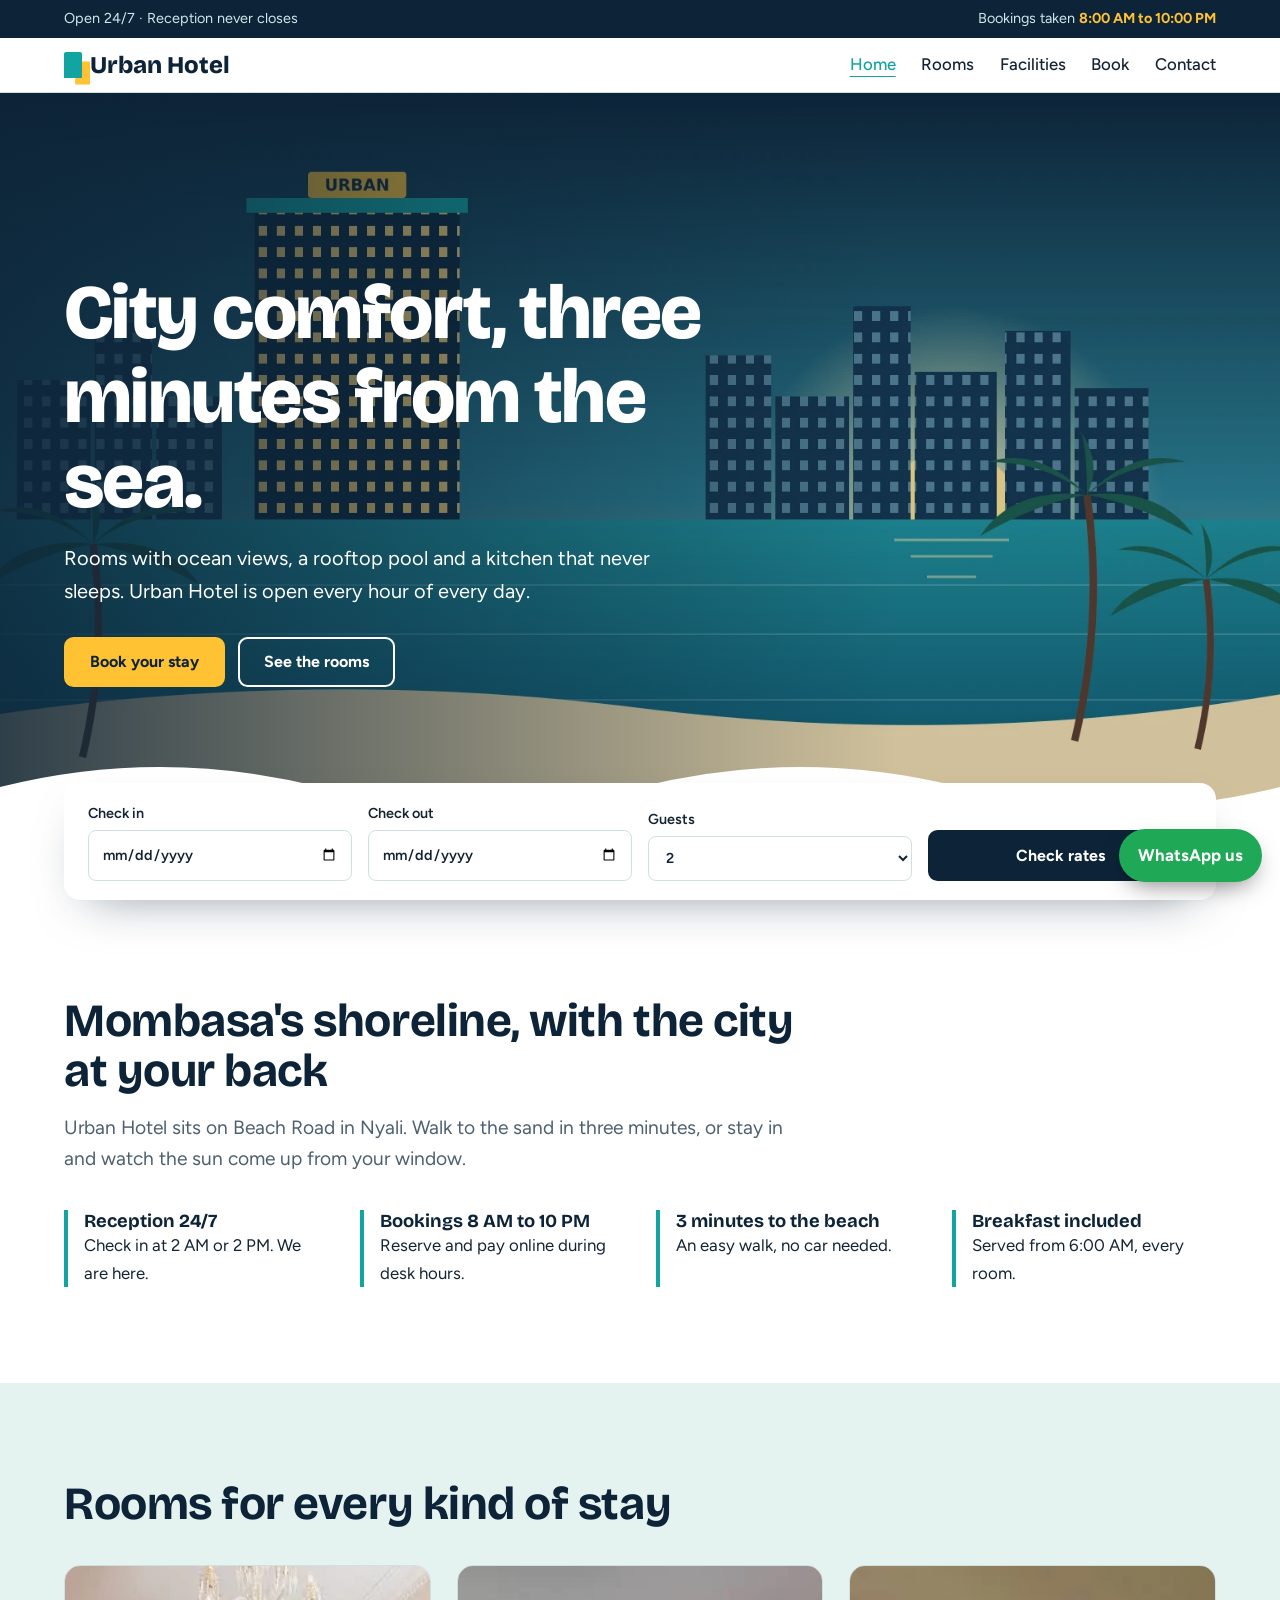
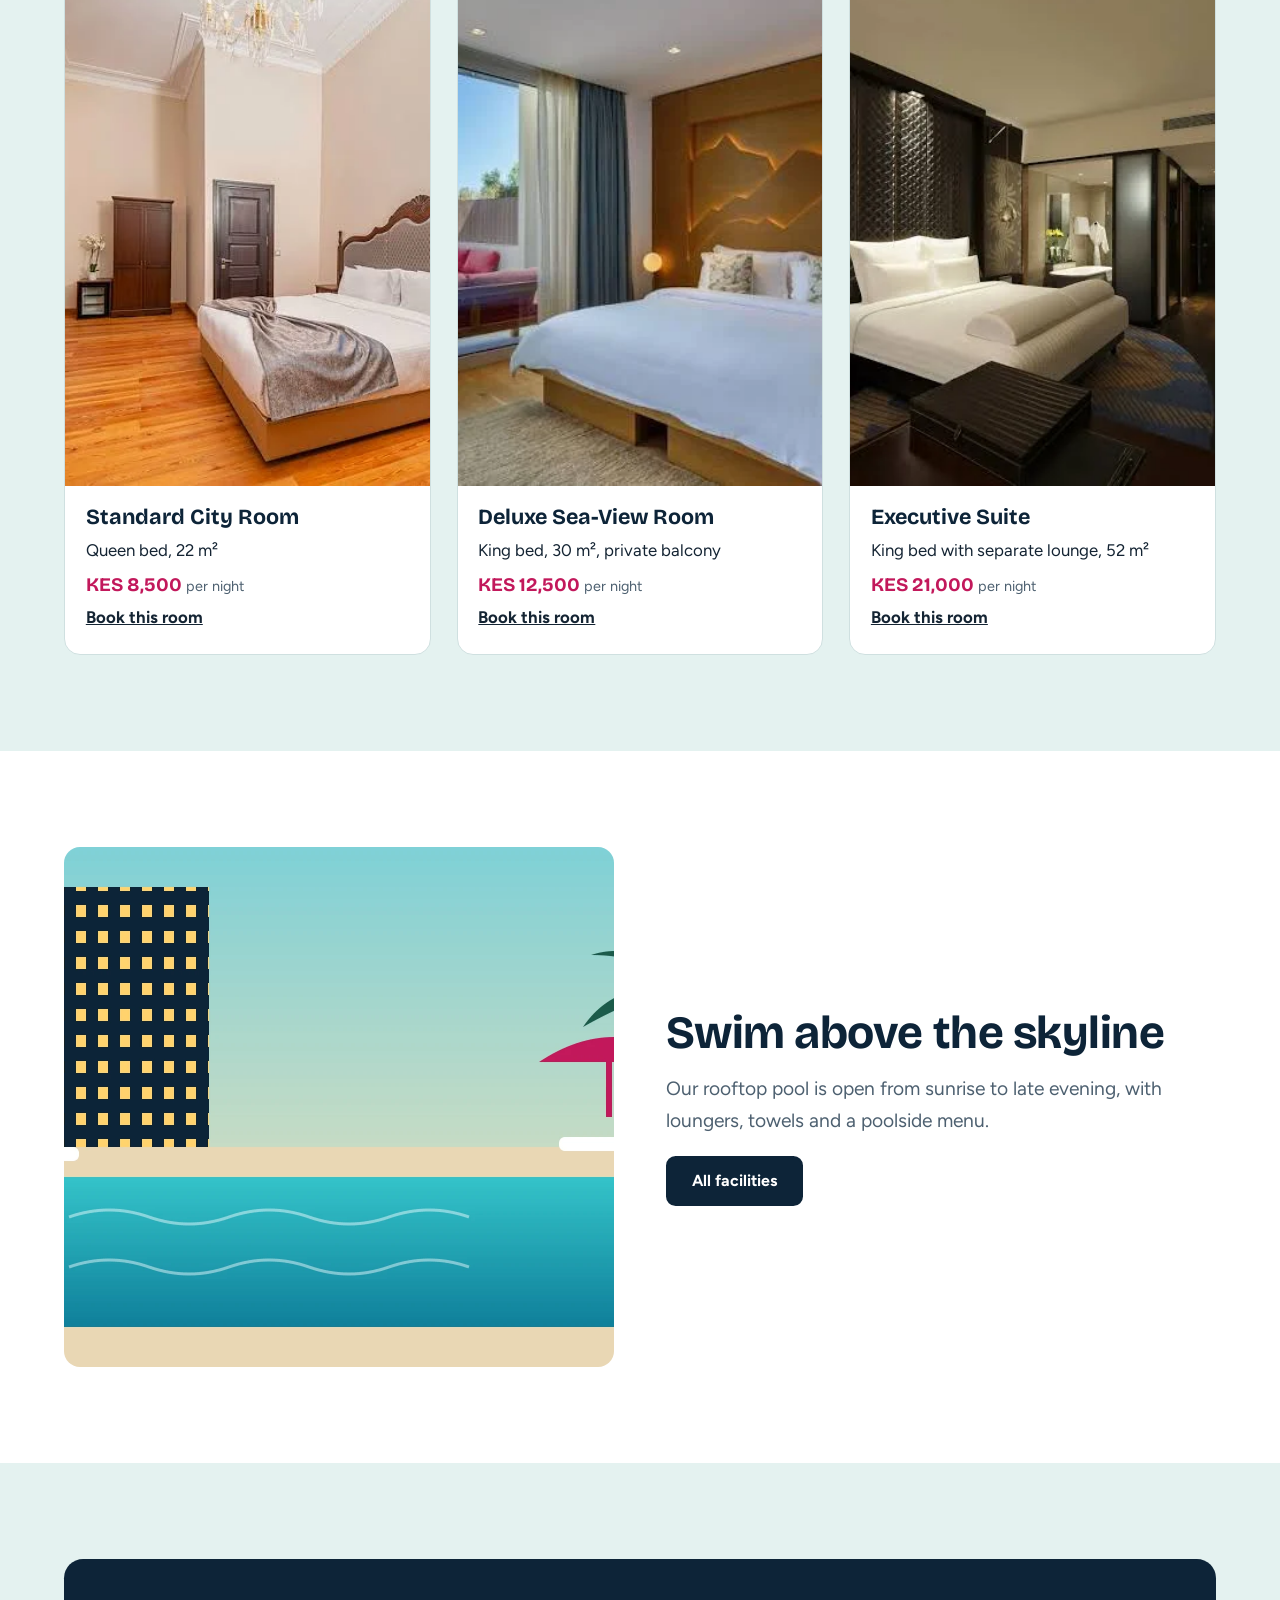
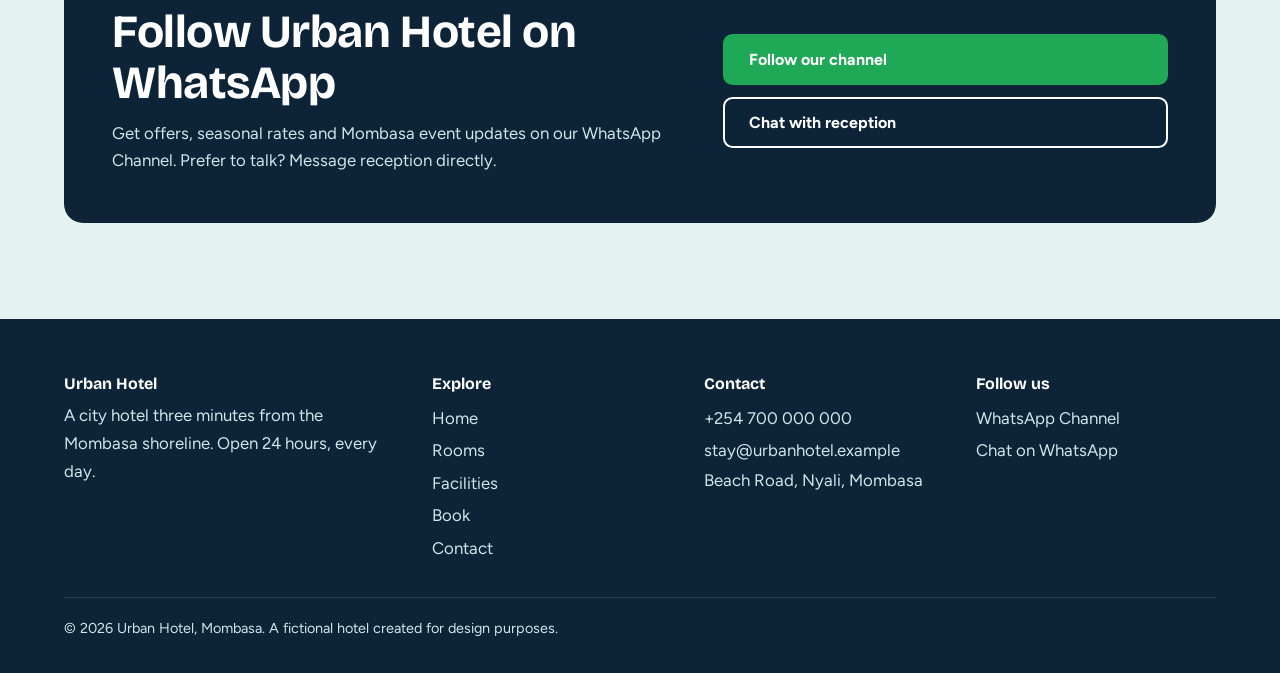
<file: index.html>
<!DOCTYPE html>
<html lang="en">
  <head>
    <meta charset="utf-8">
    <meta name="viewport" content="width=device-width, initial-scale=1">

<title>
  Home | Urban Hotel Mombasa
</title>

<meta name="description" content="Urban Hotel, a 24/7 hotel three minutes from the beach in Nyali, Mombasa. Book online between 8 AM and 10 PM.">

<link rel="preconnect" href="https://fonts.googleapis.com">
<link rel="preconnect" href="https://fonts.gstatic.com" crossorigin>
<link href="https://fonts.googleapis.com/css2?family=Bricolage+Grotesque:wght@500;700;800&family=Figtree:wght@400;500;600;700&display=swap" rel="stylesheet">

<link rel="stylesheet" href="styles.css">
</head>

<body>
<a class="skip" href="#main">
  Skip to content
</a>

<div class="bar">
  <span>
    Open 24/7 · Reception never closes
  </span>
  <span>
    Bookings taken 
    <b>
      8:00 AM to 10:00 PM
    </b>
  </span>
</div>
<header class="nav">
  <a class="logo" href="index.html">
    <i>
    </i>
    Urban Hotel
  </a>
<button class="mbtn" aria-expanded="false" aria-controls="menu">
  Menu
</button>
<nav id="menu" aria-label="Main">
  <a href="index.html" aria-current="page">Home</a>
  <a href="rooms.html">Rooms</a>
  <a href="facilities.html">Facilities</a>
  <a href="booking.html">Book</a>
  <a href="contact.html">Contact</a>
</nav>
</header>
<main id="main">
  <section class="hero">
    <img src="hero-1.webp" alt="Urban Hotel tower beside the Mombasa shoreline at sunrise" width="1600" height="900">
    <div class="in">
      <h1>City comfort, three minutes from the sea.</h1>
<p>Rooms with ocean views, a rooftop pool and a kitchen that never sleeps. Urban Hotel is open every hour of every day.

</p>
<div class="row">
  <a class="btn" href="booking.html">Book your stay</a>
  <a class="btn alt" href="rooms.html">See the rooms</a>
</div>
</div>
<svg class="wave" viewBox="0 0 1440 90" preserveAspectRatio="none" aria-hidden="true">
  <path fill="#fff" d="M0 45q90-40 180 0t180 0 180 0 180 0 180 0 180 0 180 0 180 0V90H0z"/>
</svg>
</section>
<form class="quick" id="quick">
  <label>
    Check in
    <input type="date" name="in" required>
  </label>
  <label>
    Check out
    <input type="date" name="out" required>
  </label>
<label>
  Guests
  <select name="guests">
    <option>1</option>
    <option selected>2</option>
    <option>3</option>
    <option>4</option>
  </select>
</label>
<button class="btn dk" type="submit">
  Check rates
</button>
</form>
<section class="wrap">
  <div class="narrow">
    <h2>Mombasa's shoreline, with the city at your back</h2>
    <p class="lead">Urban Hotel sits on Beach Road in Nyali. Walk to the sand in three minutes, or stay in and watch the sun come up from your window.</p>
  </div>
<div class="facts">
  <div>
    <b>Reception 24/7</b>Check in at 2 AM or 2 PM. We are here.</div>
    <div>
      <b>Bookings 8 AM to 10 PM</b>Reserve and pay online during desk hours.</div>
      <div><b>3 minutes to the beach</b>An easy walk, no car needed.</div>
      <div><b>Breakfast included</b>Served from 6:00 AM, every room.</div>
    </div>
  </section>
<section class="wrap tint">
  <h2>Rooms for every kind of stay</h2>
  <div class="cards">
    <div class="card">
      <img src="standard.webp" alt="Standard City Room" loading="lazy" width="800" height="520">
      <div class="t">
        <h3>Standard City Room</h3>
        <p>Queen bed, 22 m²</p>
        <p class="price">KES 8,500 <small>per night</small></p>
        <a href="booking.html?room=standard"><b>Book this room</b></a>
      </div>
    </div>
    <div class="card">
      <img src="deluxe.webp" alt="Deluxe Sea-View Room" loading="lazy" width="800" height="520">
      <div class="t">
        <h3>Deluxe Sea-View Room</h3>
        <p>King bed, 30 m², private balcony</p>
        <p class="price">
          KES 12,500 
          <small>per night</small></p>
          <a href="booking.html?room=deluxe"><b>Book this room</b></a>
        </div>
      </div>
      <div class="card">
        <img src="executive.webp" alt="Executive Suite" loading="lazy" width="800" height="520">
        <div class="t">
          <h3>Executive Suite</h3>
          <p>King bed with separate lounge, 52 m²</p>
          <p class="price">KES 21,000 <small>per night</small></p>
          <a href="booking.html?room=suite"><b>Book this room</b>
          </a>
        </div>
      </div>
    </div>
  </section>

<section class="wrap">
  <div class="row2">
    <img src="pool-1.webp" alt="Rooftop pool with loungers and a palm tree" loading="lazy" width="800" height="520">
    <div>
      <h2>Swim above the skyline</h2>
      <p class="lead">Our rooftop pool is open from sunrise to late evening, with loungers, towels and a poolside menu.
      </p>
      <p style="margin-top:1.2rem">
        <a class="btn dk" href="facilities.html">
          All facilities
        </a>
      </p>
    </div>
  </div>
</section>

<section class="wrap tint">
  <div class="wa-box"><div>
    <h2>Follow Urban Hotel on WhatsApp</h2>
    <p>Get offers, seasonal rates and Mombasa event updates on our WhatsApp Channel. Prefer to talk? Message reception directly.
    </p>
  </div>
<div class="col">
  <a class="btn wa" target="_blank" rel="noopener" href="https://whatsapp.com/channel/REPLACE_WITH_YOUR_CHANNEL_CODE">
    Follow our channel
  </a>
  <a class="btn alt" target="_blank" rel="noopener" href="https://wa.me/254700000000">Chat with reception
  </a>
</div>
</div>
</section>
</main>

<footer class="foot">
  <div class="g">
    <div>
      <h3>Urban Hotel</h3>
      <p>A city hotel three minutes from the Mombasa shoreline. Open 24 hours, every day.</p>
    </div>
<div>
  <h3>Explore</h3>
  <a href="index.html">Home</a>
  <a href="rooms.html">Rooms</a>
  <a href="facilities.html">Facilities</a>
  <a href="booking.html">Book</a>
  <a href="contact.html">Contact</a>
</div>
<div>
  <h3>Contact</h3>
  <a href="tel:+254700000000">+254 700 000 000</a>
  <a href="mailto:stay@urbanhotel.example">stay@urbanhotel.example</a>
  <span>Beach Road, Nyali, Mombasa</span>
</div>
<div>
  <h3>Follow us</h3>
  <a target="_blank" rel="noopener" href="https://whatsapp.com/channel/REPLACE_WITH_YOUR_CHANNEL_CODE">
    WhatsApp Channel
  </a>
  <a target="_blank" rel="noopener" href="https://wa.me/254700000000">
    Chat on WhatsApp
  </a>
</div>
</div>
<p class="c">
  © 
  <span class="yr">
  </span> Urban Hotel, Mombasa. A fictional hotel created for design purposes.</p>
</footer>
<a class="wfloat" target="_blank" rel="noopener" href="https://wa.me/254700000000?text=Hello%20Urban%20Hotel">
  WhatsApp us
</a>

<script src="script.js"></script>
</body>
</html>
</file>
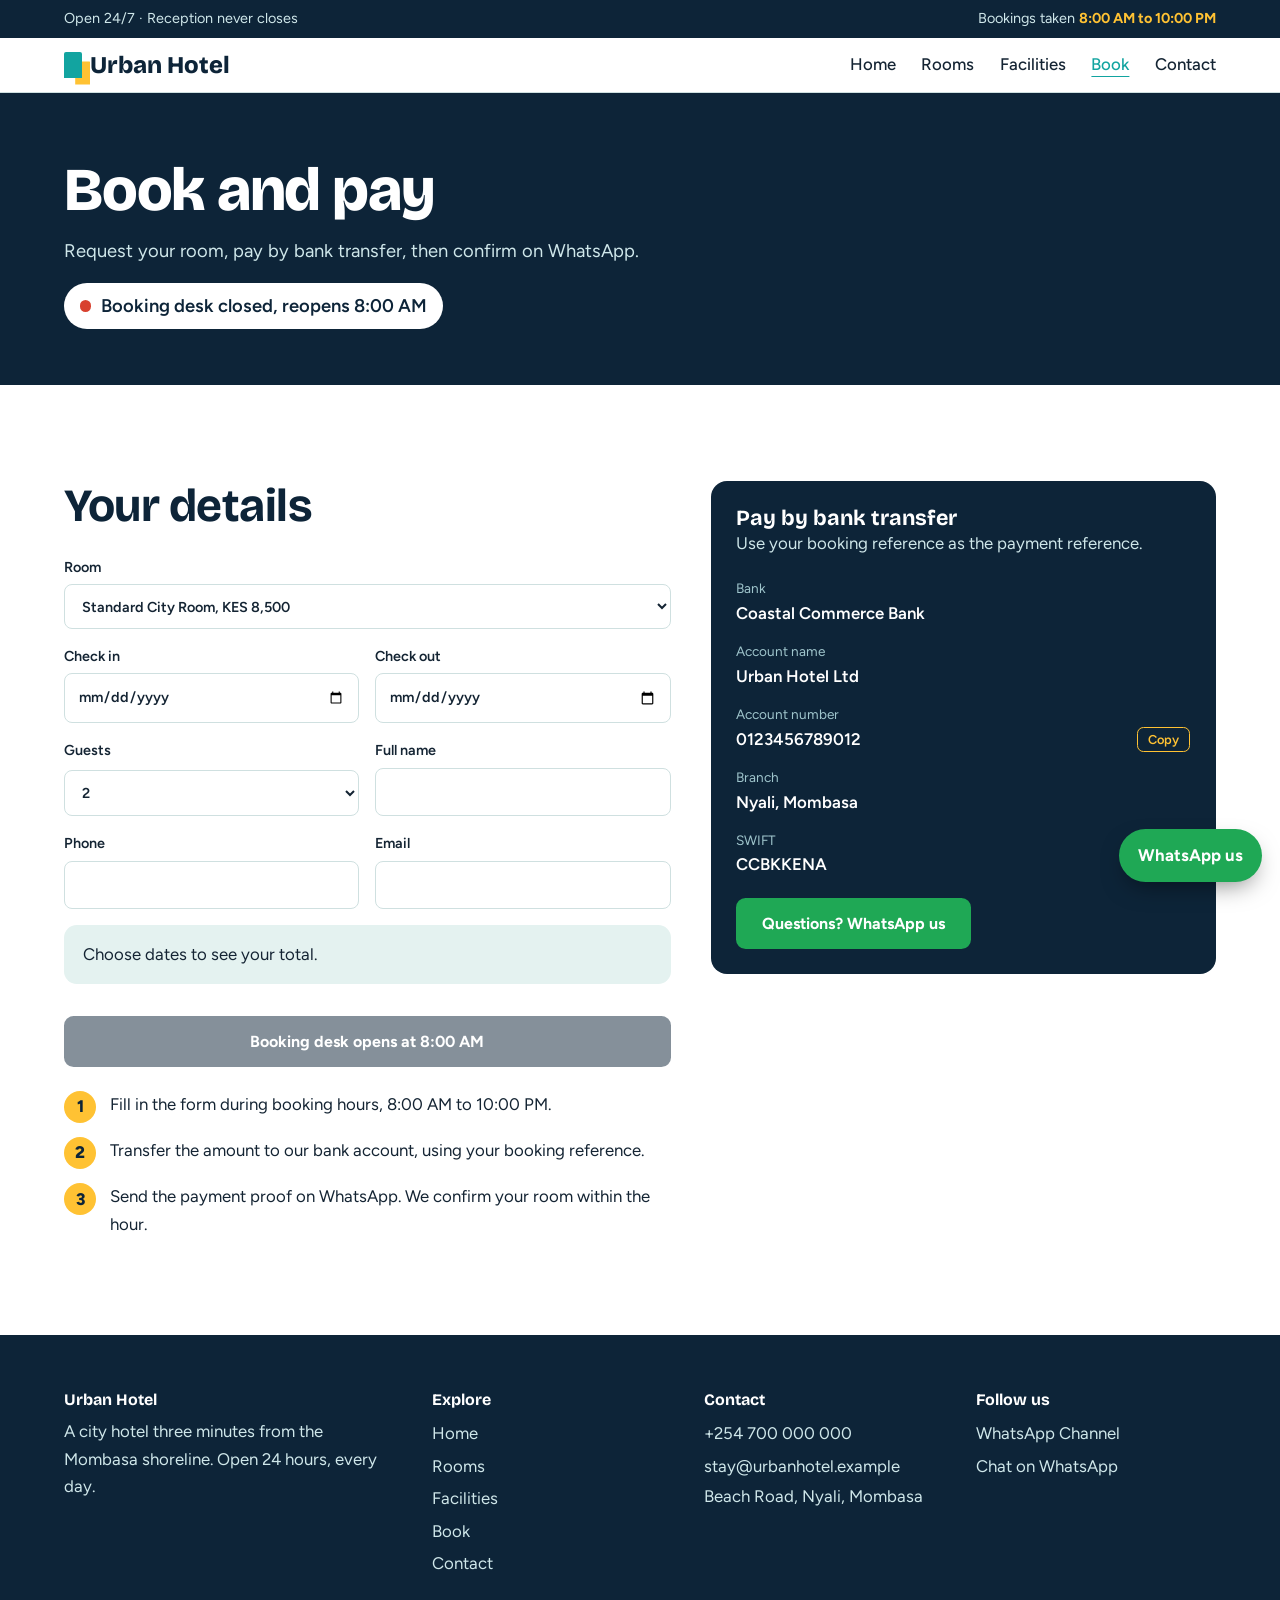
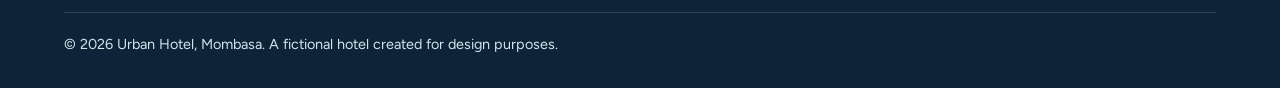
<file: booking.html>
<!DOCTYPE html>
<html lang="en"><head><meta charset="utf-8"><meta name="viewport" content="width=device-width, initial-scale=1">
<title>Book and pay | Urban Hotel Mombasa</title><meta name="description" content="Book a room at Urban Hotel and pay by bank transfer. Booking desk 8 AM to 10 PM.">
<link rel="preconnect" href="https://fonts.googleapis.com"><link rel="preconnect" href="https://fonts.gstatic.com" crossorigin>
<link href="https://fonts.googleapis.com/css2?family=Bricolage+Grotesque:wght@500;700;800&family=Figtree:wght@400;500;600;700&display=swap" rel="stylesheet">
<link rel="stylesheet" href="styles.css"></head><body>
<a class="skip" href="#main">Skip to content</a>
<div class="bar"><span>Open 24/7 · Reception never closes</span><span>Bookings taken <b>8:00 AM to 10:00 PM</b></span></div>
<header class="nav"><a class="logo" href="index.html"><i></i>Urban Hotel</a>
<button class="mbtn" aria-expanded="false" aria-controls="menu">Menu</button>
<nav id="menu" aria-label="Main"><a href="index.html">Home</a><a href="rooms.html">Rooms</a><a href="facilities.html">Facilities</a><a href="booking.html" aria-current="page">Book</a><a href="contact.html">Contact</a></nav></header>
<main id="main"><div class="page-h"><h1>Book and pay</h1><p>Request your room, pay by bank transfer, then confirm on WhatsApp.</p><p style="margin-top:1rem"><span class="status" aria-live="polite"></span></p></div>
<section class="wrap"><div class="bk"><div><h2>Your details</h2>
<form class="f" id="bookform" style="margin-top:1.5rem">
<label class="full">Room<select name="room"><option value="standard">Standard City Room, KES 8,500</option><option value="deluxe">Deluxe Sea-View Room, KES 12,500</option><option value="suite">Executive Suite, KES 21,000</option></select></label>
<label>Check in<input type="date" name="in" required></label><label>Check out<input type="date" name="out" required></label>
<label>Guests<select name="guests"><option>1</option><option selected>2</option><option>3</option><option>4</option></select></label>
<label>Full name<input name="name" autocomplete="name" required></label>
<label>Phone<input name="phone" type="tel" autocomplete="tel" required></label><label>Email<input name="email" type="email" autocomplete="email" required></label>
<div class="sum full" id="sum" aria-live="polite"></div><p class="err full" id="err" role="alert"></p>
<button class="btn dk full" id="submit" type="submit">Request booking</button></form><div id="result" style="margin-top:1.5rem"></div>
<ol class="steps"><li><span>Fill in the form during booking hours, 8:00 AM to 10:00 PM.</span></li><li><span>Transfer the amount to our bank account, using your booking reference.</span></li><li><span>Send the payment proof on WhatsApp. We confirm your room within the hour.</span></li></ol></div>
<aside class="pay" aria-labelledby="pt"><h3 id="pt">Pay by bank transfer</h3><p style="color:#cfe7ea">Use your booking reference as the payment reference.</p>
<!-- DEMO DETAILS: replace with the hotel's real bank account before launch -->
<dl><div><dt>Bank</dt><dd>Coastal Commerce Bank</dd></div><div><dt>Account name</dt><dd>Urban Hotel Ltd</dd></div>
<div><dt>Account number</dt><dd>0123456789012 <button class="cp" type="button" data-copy="0123456789012">Copy</button></dd></div>
<div><dt>Branch</dt><dd>Nyali, Mombasa</dd></div><div><dt>SWIFT</dt><dd>CCBKKENA</dd></div></dl>
<a class="btn wa" target="_blank" rel="noopener" href="https://wa.me/254700000000?text=Hello%20Urban%20Hotel%2C%20I%20need%20help%20with%20a%20booking">Questions? WhatsApp us</a></aside></div></section></main>
<footer class="foot"><div class="g"><div><h3>Urban Hotel</h3><p>A city hotel three minutes from the Mombasa shoreline. Open 24 hours, every day.</p></div>
<div><h3>Explore</h3><a href="index.html">Home</a><a href="rooms.html">Rooms</a><a href="facilities.html">Facilities</a><a href="booking.html">Book</a><a href="contact.html">Contact</a></div>
<div><h3>Contact</h3><a href="tel:+254700000000">+254 700 000 000</a><a href="mailto:stay@urbanhotel.example">stay@urbanhotel.example</a><span>Beach Road, Nyali, Mombasa</span></div>
<div><h3>Follow us</h3><a target="_blank" rel="noopener" href="https://whatsapp.com/channel/REPLACE_WITH_YOUR_CHANNEL_CODE">WhatsApp Channel</a><a target="_blank" rel="noopener" href="https://wa.me/254700000000">Chat on WhatsApp</a></div></div>
<p class="c">© <span class="yr"></span> Urban Hotel, Mombasa. A fictional hotel created for design purposes.</p></footer>
<a class="wfloat" target="_blank" rel="noopener" href="https://wa.me/254700000000?text=Hello%20Urban%20Hotel">WhatsApp us</a>
<script src="script.js"></script></body></html>
</file>
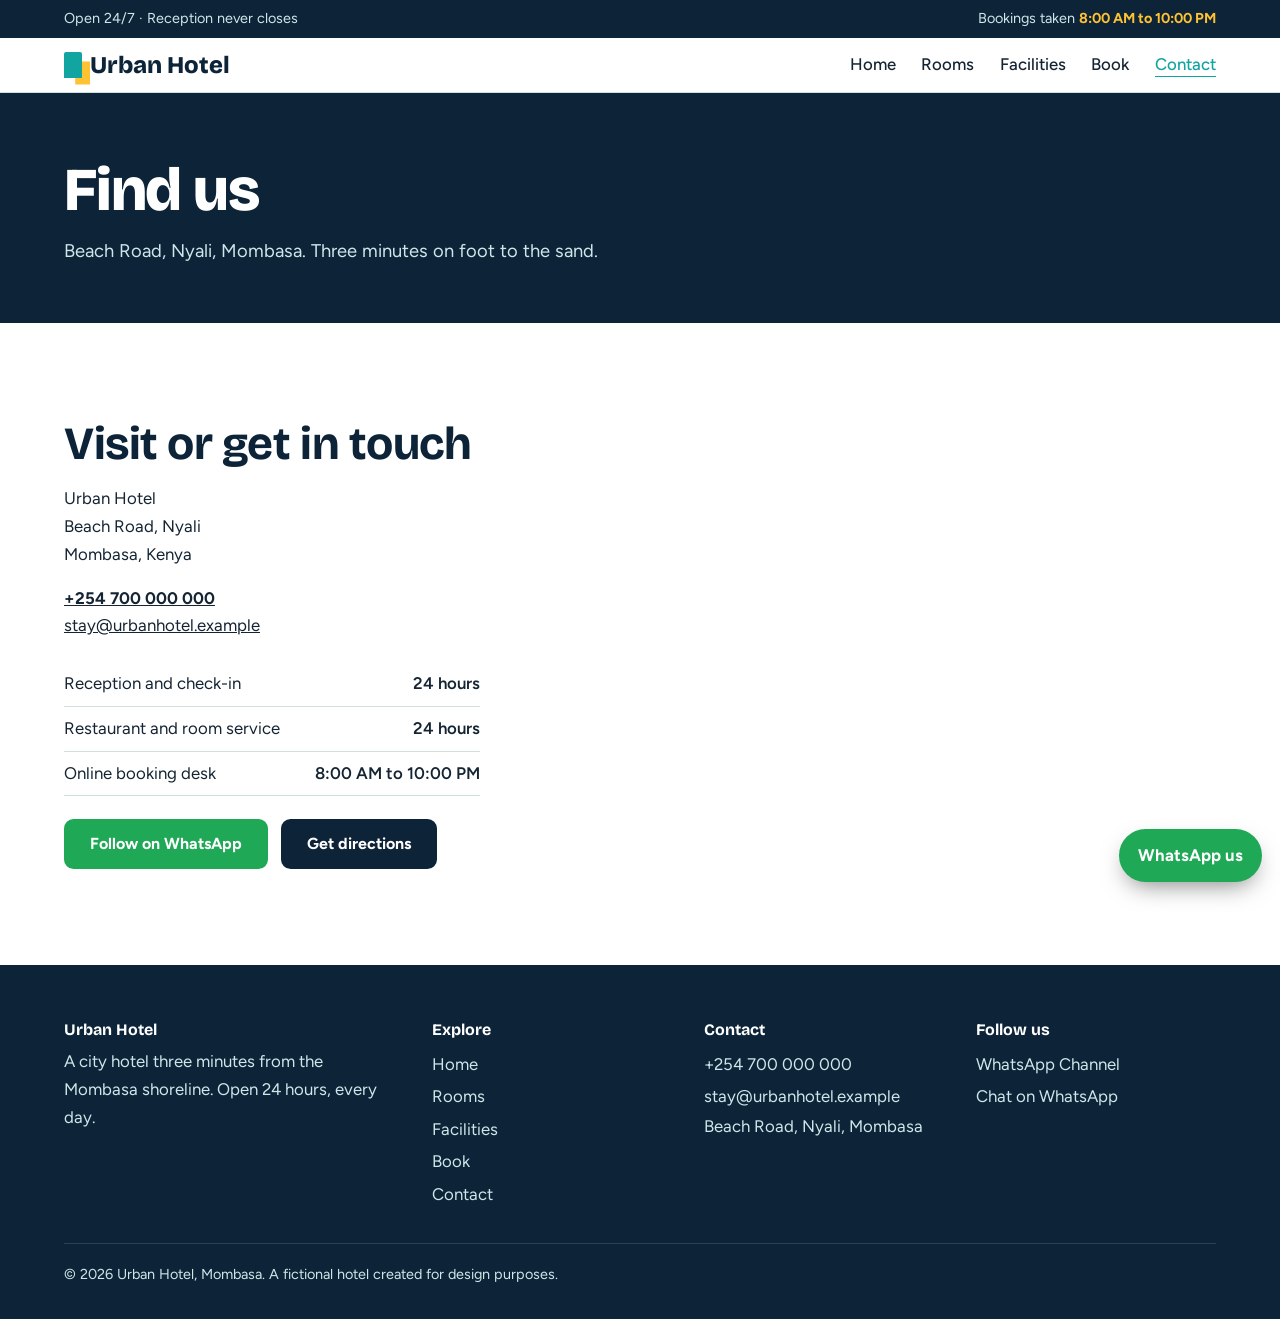
<file: contact.html>
<!DOCTYPE html>
<html lang="en"><head><meta charset="utf-8"><meta name="viewport" content="width=device-width, initial-scale=1">
<title>Find us | Urban Hotel Mombasa</title><meta name="description" content="Urban Hotel, Beach Road, Nyali, Mombasa. Map, phone, hours and WhatsApp.">
<link rel="preconnect" href="https://fonts.googleapis.com"><link rel="preconnect" href="https://fonts.gstatic.com" crossorigin>
<link href="https://fonts.googleapis.com/css2?family=Bricolage+Grotesque:wght@500;700;800&family=Figtree:wght@400;500;600;700&display=swap" rel="stylesheet">
<link rel="stylesheet" href="styles.css"></head><body>
<a class="skip" href="#main">Skip to content</a>
<div class="bar"><span>Open 24/7 · Reception never closes</span><span>Bookings taken <b>8:00 AM to 10:00 PM</b></span></div>
<header class="nav"><a class="logo" href="index.html"><i></i>Urban Hotel</a>
<button class="mbtn" aria-expanded="false" aria-controls="menu">Menu</button>
<nav id="menu" aria-label="Main"><a href="index.html">Home</a><a href="rooms.html">Rooms</a><a href="facilities.html">Facilities</a><a href="booking.html">Book</a><a href="contact.html" aria-current="page">Contact</a></nav></header>
<main id="main"><div class="page-h"><h1>Find us</h1><p>Beach Road, Nyali, Mombasa. Three minutes on foot to the sand.</p></div>
<section class="wrap"><div class="row2" style="align-items:stretch"><div><h2>Visit or get in touch</h2><address style="font-style:normal;margin:1rem 0">Urban Hotel<br>Beach Road, Nyali<br>Mombasa, Kenya</address>
<p><a href="tel:+254700000000"><b>+254 700 000 000</b></a><br><a href="mailto:stay@urbanhotel.example">stay@urbanhotel.example</a></p>
<table style="margin:1.4rem 0"><tr><td>Reception and check-in</td><td>24 hours</td></tr><tr><td>Restaurant and room service</td><td>24 hours</td></tr><tr><td>Online booking desk</td><td>8:00 AM to 10:00 PM</td></tr></table>
<div style="display:flex;gap:.8rem;flex-wrap:wrap"><a class="btn wa" target="_blank" rel="noopener" href="https://whatsapp.com/channel/REPLACE_WITH_YOUR_CHANNEL_CODE">Follow on WhatsApp</a><a class="btn dk" target="_blank" rel="noopener" href="https://www.google.com/maps/search/?api=1&query=Nyali+Beach+Mombasa">Get directions</a></div></div>
<div class="map"><iframe title="Map showing Urban Hotel's location near Nyali Beach, Mombasa" loading="lazy" src="https://maps.google.com/maps?q=Nyali+Beach+Mombasa+Kenya&z=15&output=embed"></iframe></div></div></section></main>
<footer class="foot"><div class="g"><div><h3>Urban Hotel</h3><p>A city hotel three minutes from the Mombasa shoreline. Open 24 hours, every day.</p></div>
<div><h3>Explore</h3><a href="index.html">Home</a><a href="rooms.html">Rooms</a><a href="facilities.html">Facilities</a><a href="booking.html">Book</a><a href="contact.html">Contact</a></div>
<div><h3>Contact</h3><a href="tel:+254700000000">+254 700 000 000</a><a href="mailto:stay@urbanhotel.example">stay@urbanhotel.example</a><span>Beach Road, Nyali, Mombasa</span></div>
<div><h3>Follow us</h3><a target="_blank" rel="noopener" href="https://whatsapp.com/channel/REPLACE_WITH_YOUR_CHANNEL_CODE">WhatsApp Channel</a><a target="_blank" rel="noopener" href="https://wa.me/254700000000">Chat on WhatsApp</a></div></div>
<p class="c">© <span class="yr"></span> Urban Hotel, Mombasa. A fictional hotel created for design purposes.</p></footer>
<a class="wfloat" target="_blank" rel="noopener" href="https://wa.me/254700000000?text=Hello%20Urban%20Hotel">WhatsApp us</a>
<script src="script.js"></script></body></html>
</file>
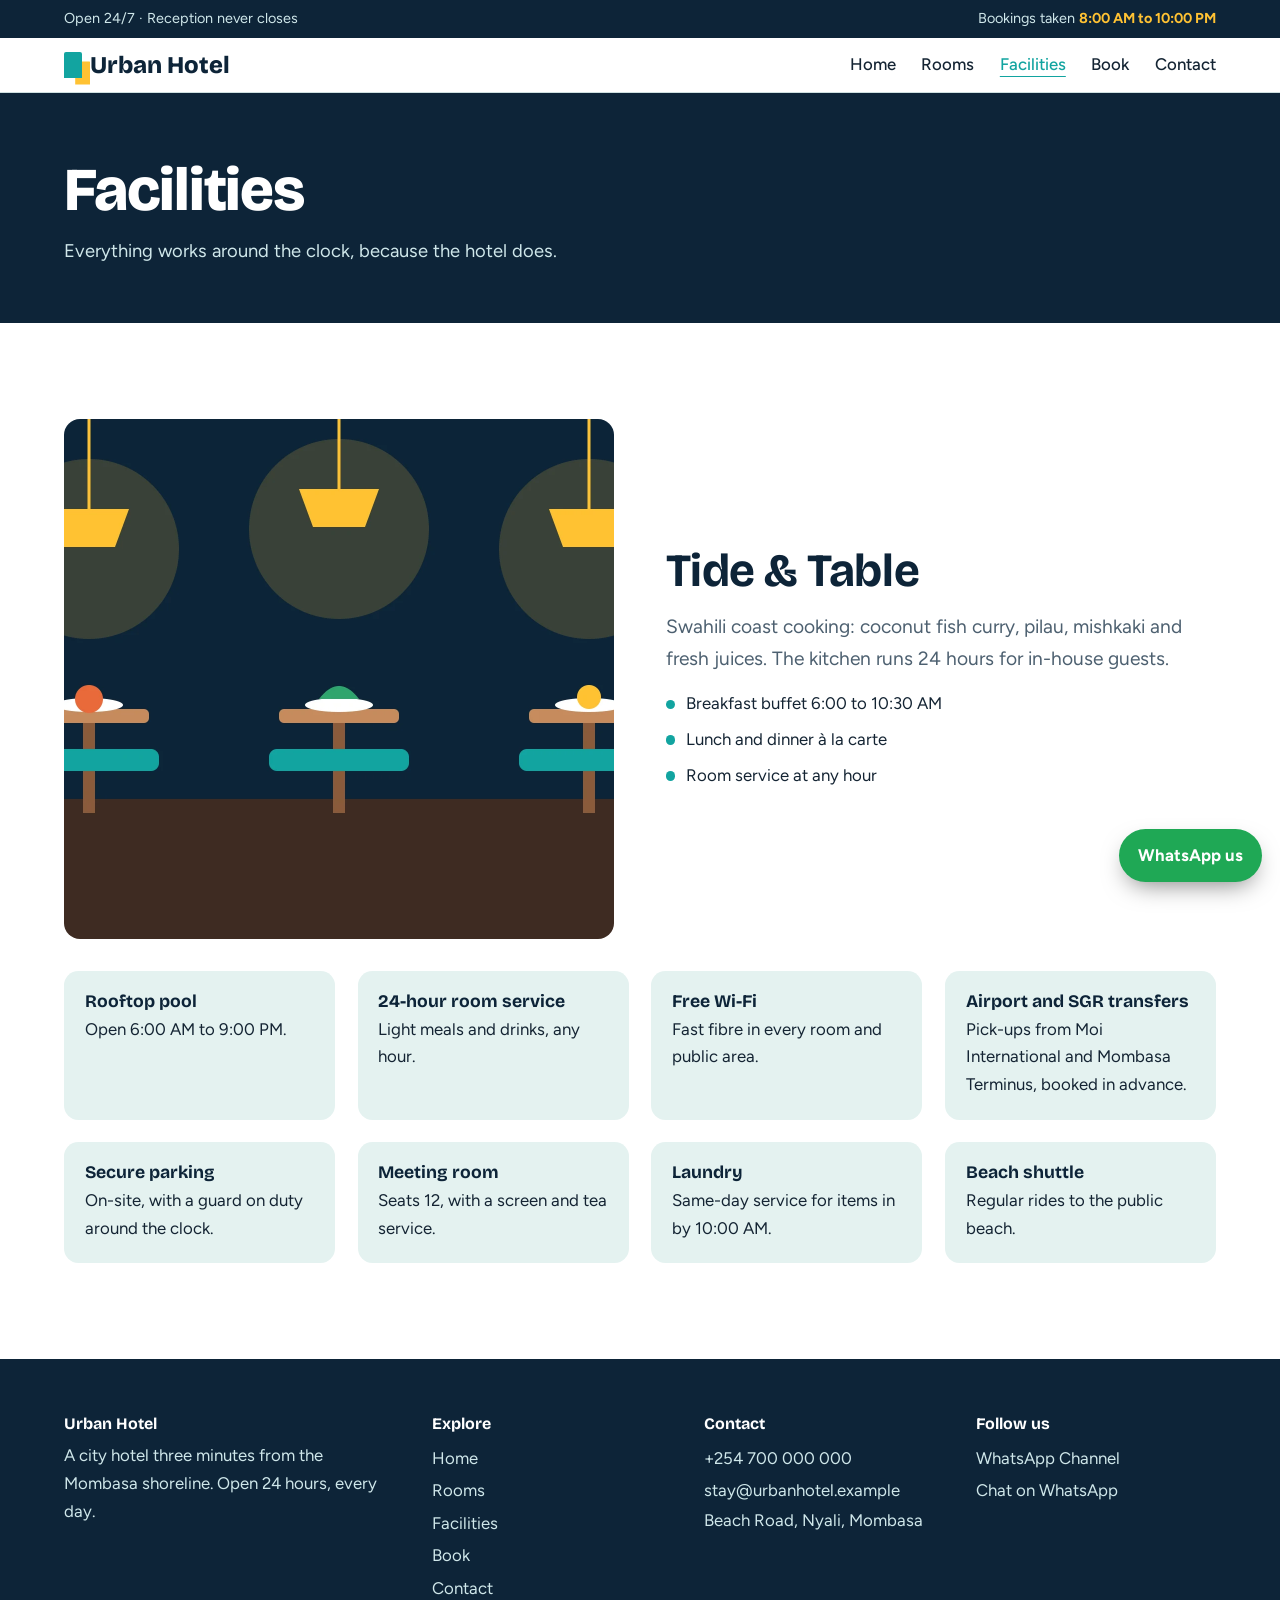
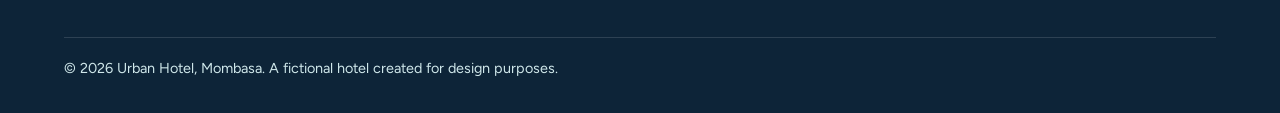
<file: facilities.html>
<!DOCTYPE html>
<html lang="en">
  <head>
    <meta charset="utf-8">
    <meta name="viewport" content="width=device-width, initial-scale=1">
<title>Facilities | Urban Hotel Mombasa</title>
<meta name="description" content="Rooftop pool, 24-hour dining, Wi-Fi, airport transfers and parking at Urban Hotel, Mombasa.">
<link rel="preconnect" href="https://fonts.googleapis.com">
<link rel="preconnect" href="https://fonts.gstatic.com" crossorigin>
<link href="https://fonts.googleapis.com/css2?family=Bricolage+Grotesque:wght@500;700;800&family=Figtree:wght@400;500;600;700&display=swap" rel="stylesheet">
<link rel="stylesheet" href="styles.css">
</head>

<body>
<a class="skip" href="#main">Skip to content</a>
<div class="bar">
  <span>Open 24/7 · Reception never closes</span>
  <span>Bookings taken <b>8:00 AM to 10:00 PM</b>
  </span>
</div>
<header class="nav">
  <a class="logo" href="index.html">
    <i></i>Urban Hotel</a>
<button class="mbtn" aria-expanded="false" aria-controls="menu">Menu</button>
<nav id="menu" aria-label="Main">
  <a href="index.html">
    Home
  </a>
  <a href="rooms.html">Rooms</a>
  <a href="facilities.html" aria-current="page">Facilities</a>
  <a href="booking.html">Book</a>
  <a href="contact.html">Contact</a>
</nav>
</header>
<main id="main">
  <div class="page-h">
    <h1>Facilities</h1>
    <p>Everything works around the clock, because the hotel does.</p>
  </div>

<section class="wrap">
  <div class="row2">
    <img src="dining-1.webp" alt="Restaurant tables under warm pendant lights" loading="lazy" width="800" height="520">
    <div>
      <h2>Tide &amp; Table</h2>
      <p class="lead">Swahili coast cooking: coconut fish curry, pilau, mishkaki and fresh juices. The kitchen runs 24 hours for in-house guests.</p>
      <ul class="list">
        <li>Breakfast buffet 6:00 to 10:30 AM</li>
        <li>Lunch and dinner à la carte</li>
        <li>Room service at any hour</li>
      </ul>
    </div>
  </div>
<div class="fgrid">
  <div>
    <h3>Rooftop pool</h3>
    <p>Open 6:00 AM to 9:00 PM.</p>
  </div>
  <div>
    <h3>24-hour room service</h3>
    <p>Light meals and drinks, any hour.</p>
  </div>
  <div>
    <h3>Free Wi-Fi</h3>
    <p>Fast fibre in every room and public area.</p>
  </div>
  <div>
    <h3>Airport and SGR transfers</h3>
    <p>Pick-ups from Moi International and Mombasa Terminus, booked in advance.</p>
  </div>
  <div>
    <h3>Secure parking</h3>
    <p>On-site, with a guard on duty around the clock.</p>
  </div>
  <div>
    <h3>Meeting room</h3>
    <p>Seats 12, with a screen and tea service.</p>
  </div>
  <div>
    <h3>Laundry</h3>
    <p>Same-day service for items in by 10:00 AM.</p>
  </div>
  <div>
    <h3>Beach shuttle</h3>
    <p>Regular rides to the public beach.</p>
  </div>
</div>
</section>
</main>
<footer class="foot">
  <div class="g">
    <div>
      <h3>Urban Hotel</h3>
      <p>A city hotel three minutes from the Mombasa shoreline. Open 24 hours, every day.</p>
    </div>
<div>
  <h3>Explore</h3>
  <a href="index.html">Home</a>
  <a href="rooms.html">Rooms</a>
  <a href="facilities.html">Facilities</a>
  <a href="booking.html">Book</a>
  <a href="contact.html">Contact</a>
</div>
<div>
  <h3>Contact</h3>
  <a href="tel:+254700000000">+254 700 000 000</a>
  <a href="mailto:stay@urbanhotel.example">stay@urbanhotel.example</a>
  <span>Beach Road, Nyali, Mombasa</span>
</div>
<div>
  <h3>Follow us</h3>
  <a target="_blank" rel="noopener" href="https://whatsapp.com/channel/REPLACE_WITH_YOUR_CHANNEL_CODE">
    WhatsApp Channel</a>
    <a target="_blank" rel="noopener" href="https://wa.me/254700000000">Chat on WhatsApp</a>
  </div>
</div>
<p class="c">© <span class="yr"></span> Urban Hotel, Mombasa. A fictional hotel created for design purposes.</p>
</footer>
<a class="wfloat" target="_blank" rel="noopener" href="https://wa.me/254700000000?text=Hello%20Urban%20Hotel">
  WhatsApp us</a>
<script src="script.js"></script>
</body>
</html>
</file>
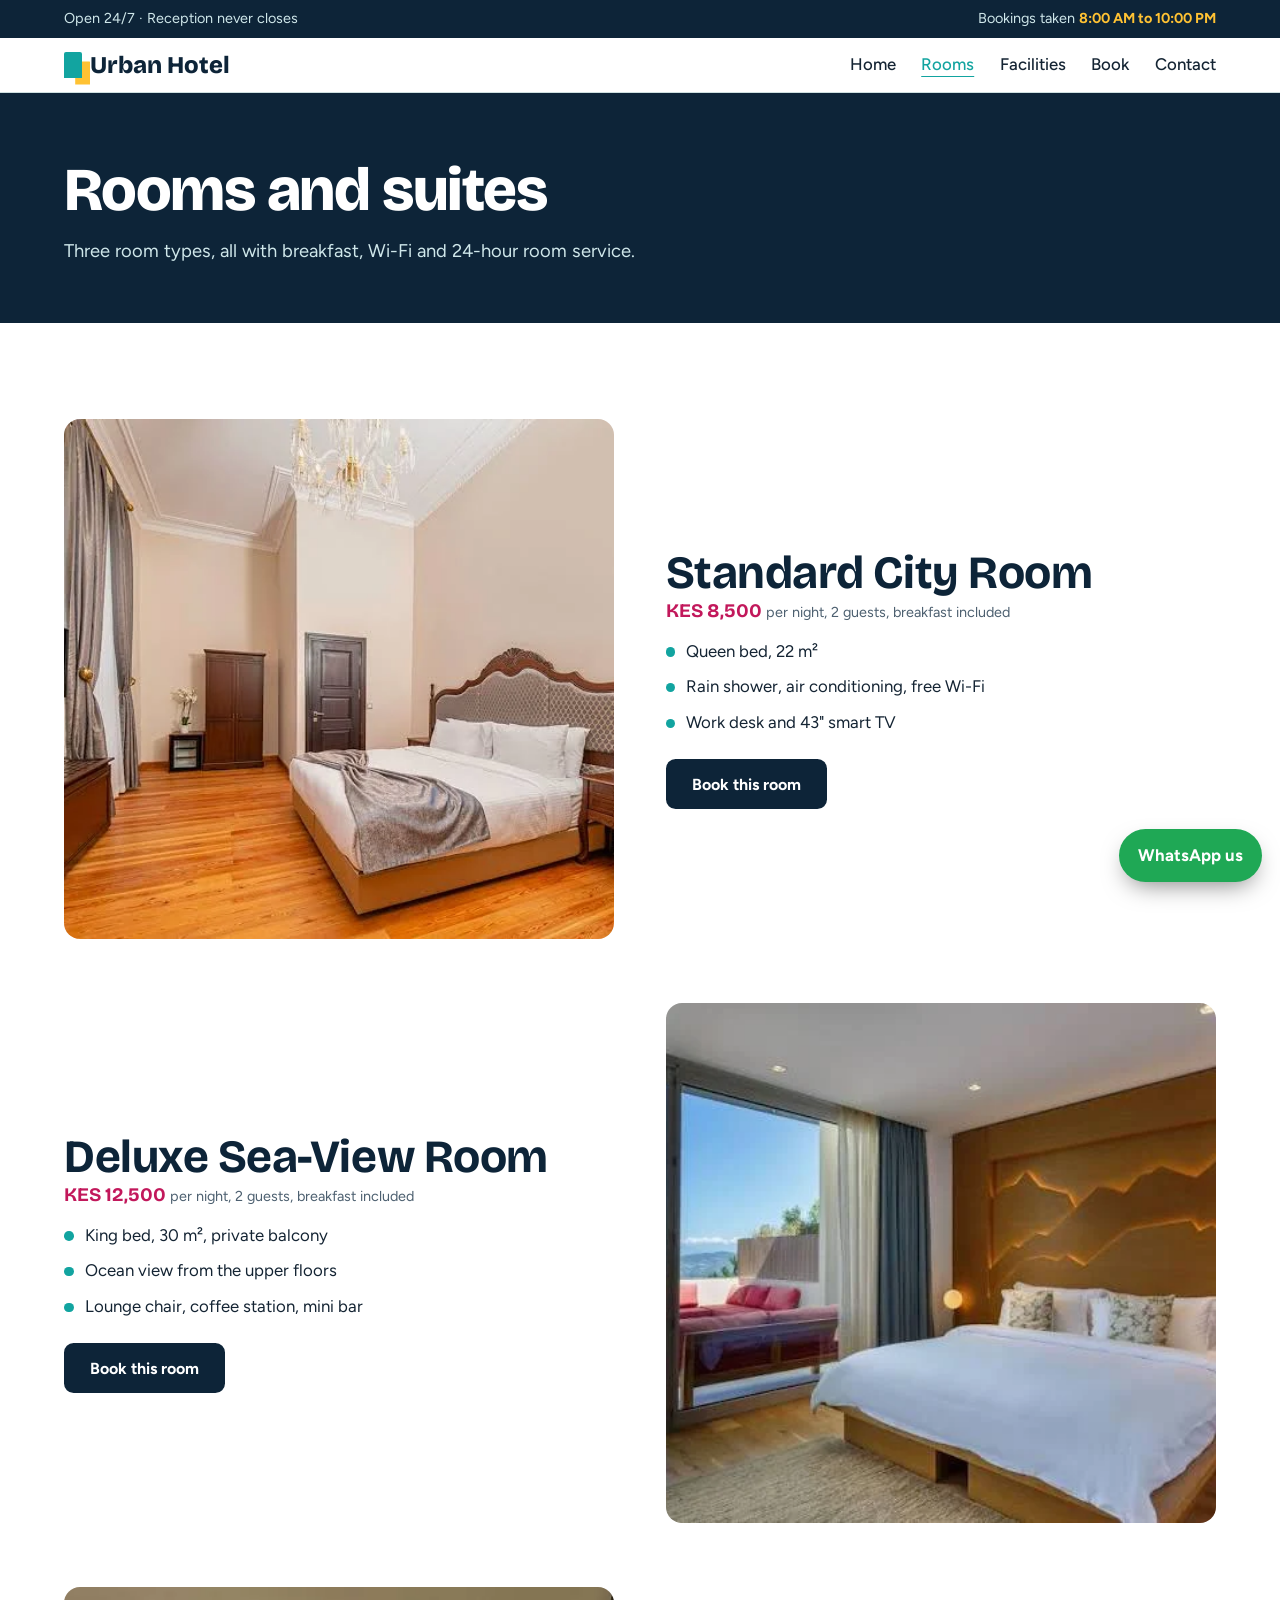
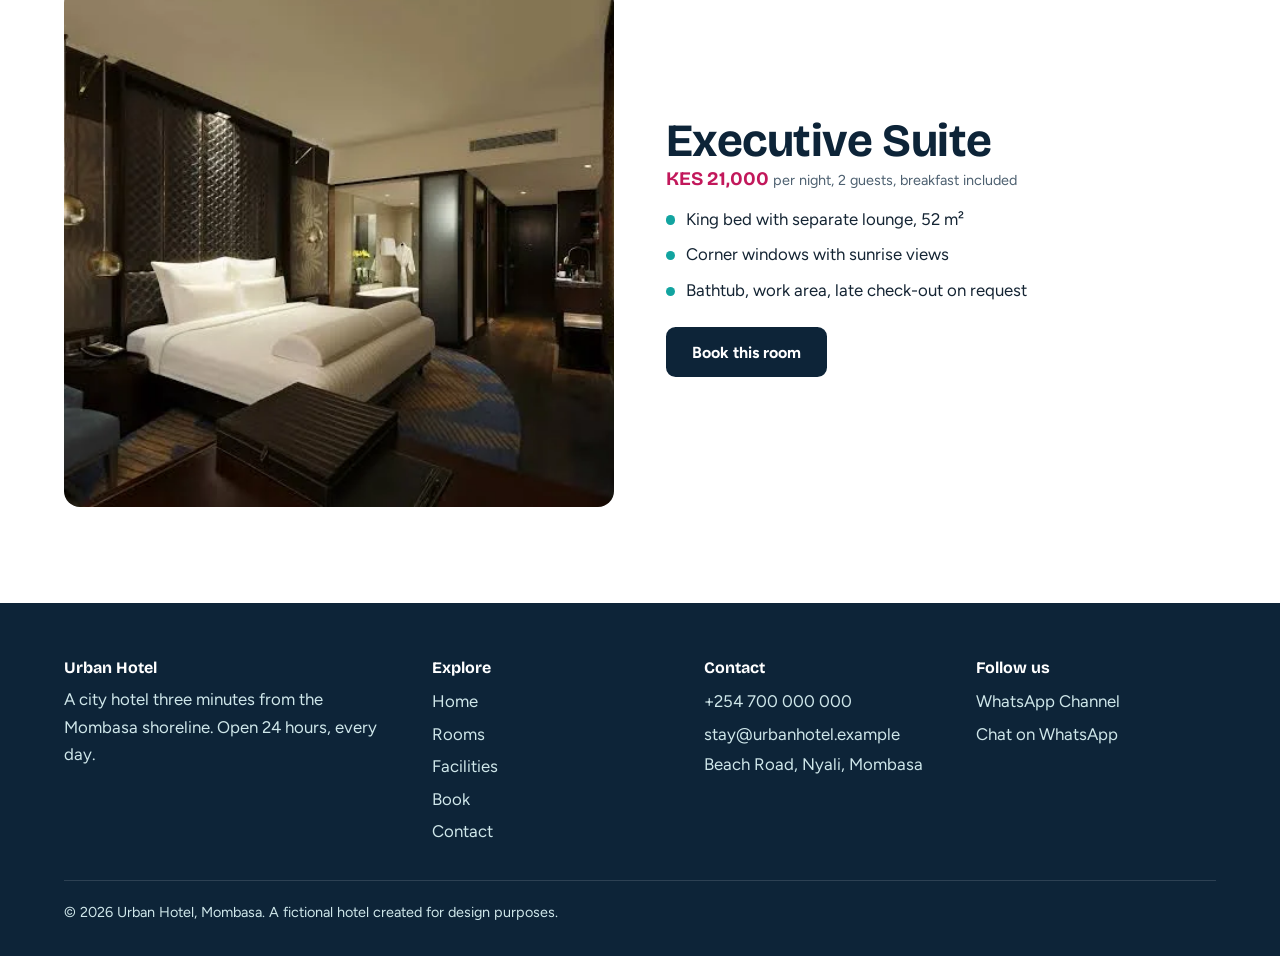
<file: rooms.html>
<!DOCTYPE html>
<html lang="en"><head><meta charset="utf-8"><meta name="viewport" content="width=device-width, initial-scale=1">
<title>Rooms | Urban Hotel Mombasa</title><meta name="description" content="Standard, Deluxe Sea-View and Executive Suite rooms at Urban Hotel, Mombasa.">
<link rel="preconnect" href="https://fonts.googleapis.com"><link rel="preconnect" href="https://fonts.gstatic.com" crossorigin>
<link href="https://fonts.googleapis.com/css2?family=Bricolage+Grotesque:wght@500;700;800&family=Figtree:wght@400;500;600;700&display=swap" rel="stylesheet">
<link rel="stylesheet" href="styles.css"></head><body>
<a class="skip" href="#main">Skip to content</a>
<div class="bar"><span>Open 24/7 · Reception never closes</span><span>Bookings taken <b>8:00 AM to 10:00 PM</b></span></div>
<header class="nav"><a class="logo" href="index.html"><i></i>Urban Hotel</a>
<button class="mbtn" aria-expanded="false" aria-controls="menu">Menu</button>
<nav id="menu" aria-label="Main"><a href="index.html">Home</a><a href="rooms.html" aria-current="page">Rooms</a><a href="facilities.html">Facilities</a><a href="booking.html">Book</a><a href="contact.html">Contact</a></nav></header>
<main id="main"><div class="page-h"><h1>Rooms and suites</h1><p>Three room types, all with breakfast, Wi-Fi and 24-hour room service.</p></div><div class="wrap"><div class="rooms-list"><article class="row2" id="standard"><img src="standard.webp" alt="Standard City Room with a bed and a window looking out to the sea" loading="lazy" width="800" height="520"><div><h2>Standard City Room</h2>
<p class="price">KES 8,500 <small>per night, 2 guests, breakfast included</small></p><ul class="list"><li>Queen bed, 22 m²</li><li>Rain shower, air conditioning, free Wi-Fi</li><li>Work desk and 43" smart TV</li></ul>
<a class="btn dk" href="booking.html?room=standard">Book this room</a></div></article><article class="row2 rev" id="deluxe"><img src="deluxe.webp" alt="Deluxe Sea-View Room with a bed and a window looking out to the sea" loading="lazy" width="800" height="520"><div><h2>Deluxe Sea-View Room</h2>
<p class="price">KES 12,500 <small>per night, 2 guests, breakfast included</small></p><ul class="list"><li>King bed, 30 m², private balcony</li><li>Ocean view from the upper floors</li><li>Lounge chair, coffee station, mini bar</li></ul>
<a class="btn dk" href="booking.html?room=deluxe">Book this room</a></div></article><article class="row2" id="suite"><img src="executive.webp" alt="Executive Suite with a bed and a window looking out to the sea" loading="lazy" width="800" height="520"><div><h2>Executive Suite</h2>
<p class="price">KES 21,000 <small>per night, 2 guests, breakfast included</small></p><ul class="list"><li>King bed with separate lounge, 52 m²</li><li>Corner windows with sunrise views</li><li>Bathtub, work area, late check-out on request</li></ul>
<a class="btn dk" href="booking.html?room=suite">Book this room</a></div></article></div></div></main>
<footer class="foot"><div class="g"><div><h3>Urban Hotel</h3><p>A city hotel three minutes from the Mombasa shoreline. Open 24 hours, every day.</p></div>
<div><h3>Explore</h3><a href="index.html">Home</a><a href="rooms.html">Rooms</a><a href="facilities.html">Facilities</a><a href="booking.html">Book</a><a href="contact.html">Contact</a></div>
<div><h3>Contact</h3><a href="tel:+254700000000">+254 700 000 000</a><a href="mailto:stay@urbanhotel.example">stay@urbanhotel.example</a><span>Beach Road, Nyali, Mombasa</span></div>
<div><h3>Follow us</h3><a target="_blank" rel="noopener" href="https://whatsapp.com/channel/REPLACE_WITH_YOUR_CHANNEL_CODE">WhatsApp Channel</a><a target="_blank" rel="noopener" href="https://wa.me/254700000000">Chat on WhatsApp</a></div></div>
<p class="c">© <span class="yr"></span> Urban Hotel, Mombasa. A fictional hotel created for design purposes.</p></footer>
<a class="wfloat" target="_blank" rel="noopener" href="https://wa.me/254700000000?text=Hello%20Urban%20Hotel">WhatsApp us</a>
<script src="script.js"></script></body></html>
</file>
<file: styles.css>
:root{--navy:#0d2438;--lagoon:#12a4a0;--glass:#e4f2f0;--sun:#ffc233;--mag:#c2185b;--ink:#142433;--mute:#4d6070;--line:#cfe0e0;
--head:"Bricolage Grotesque",system-ui,sans-serif;--body:"Figtree",system-ui,sans-serif;--pad:clamp(1.25rem,5vw,4.5rem)}
*{box-sizing:border-box;margin:0}html{scroll-behavior:smooth}
body{font:400 1.05rem/1.65 var(--body);color:var(--ink);background:#fff}
img{display:block;max-width:100%}a{color:inherit}
:focus-visible{outline:3px solid var(--sun);outline-offset:3px}
.skip{position:absolute;left:-999px}.skip:focus{left:1rem;top:1rem;background:#fff;padding:.5rem 1rem;z-index:50}
h1,h2,h3{font-family:var(--head);color:var(--navy);line-height:1.1}
h1{font-size:clamp(2.5rem,6vw,5rem);font-weight:800;letter-spacing:-.02em}
h2{font-size:clamp(1.9rem,3.6vw,2.9rem);font-weight:700;letter-spacing:-.01em}
h3{font-size:1.35rem;font-weight:700}
.wrap{padding:clamp(3.5rem,8vw,6rem) var(--pad)}
.narrow{max-width:46rem}.lead{font-size:1.2rem;color:var(--mute);margin-top:.9rem}
 
.bar{background:var(--navy);color:#cfe7ea;font-size:.9rem;padding:.45rem var(--pad);display:flex;justify-content:space-between;gap:1rem;flex-wrap:wrap}
.bar b{color:var(--sun)}
.nav{position:sticky;top:0;z-index:20;display:flex;justify-content:space-between;align-items:center;padding:.8rem var(--pad);background:#fff;border-bottom:1px solid var(--line)}
.logo{font:800 1.5rem var(--head);text-decoration:none;color:var(--navy);display:flex;gap:.5rem;align-items:center}
.logo i{width:1.1rem;height:1.6rem;background:var(--lagoon);border-radius:2px 2px 0 0;box-shadow:.6rem .5rem 0 -.1rem var(--sun)}
#menu{display:flex;gap:1.6rem;align-items:center}#menu a{text-decoration:none;font-weight:500}
#menu a:hover,#menu a[aria-current]{color:var(--lagoon)}
#menu a[aria-current]{text-decoration:underline;text-underline-offset:6px}
.mbtn{display:none;font:inherit;background:none;border:1.5px solid var(--navy);border-radius:.5rem;padding:.3rem .8rem}
 
.btn{display:inline-block;font:700 1rem var(--body);padding:.85rem 1.5rem;border-radius:.6rem;background:var(--sun);color:var(--navy);border:2px solid var(--sun);text-decoration:none;cursor:pointer;transition:transform .15s}
.btn:hover{transform:translateY(-2px)}.btn.alt{background:transparent;color:#fff;border-color:#fff}
.btn.dk{background:var(--navy);color:#fff;border-color:var(--navy)}.btn.wa{background:#1fa855;border-color:#1fa855;color:#fff}
.btn[disabled]{opacity:.5;cursor:not-allowed;transform:none}
 
.hero{position:relative;color:#fff;min-height:82vh;display:flex;align-items:flex-end;padding:6rem var(--pad) 9rem;overflow:hidden;background:var(--navy)}
.hero>img{position:absolute;inset:0;width:100%;height:100%;object-fit:cover}
.hero:before{content:"";position:absolute;inset:0;background:linear-gradient(90deg,rgba(13,36,56,.85),rgba(13,36,56,.15) 70%);z-index:1}
.hero .in{position:relative;z-index:2;max-width:40rem}.hero h1{color:#fff}.hero p{font-size:1.25rem;margin:1.1rem 0 1.8rem}
.hero .row{display:flex;gap:.8rem;flex-wrap:wrap}
.wave{position:absolute;left:0;bottom:-1px;width:200%;height:90px;z-index:2;animation:sway 14s linear infinite}
@keyframes sway{to{transform:translateX(-50%)}}
.page-h{background:var(--navy);color:#fff;padding:4rem var(--pad) 3.5rem}.page-h h1{color:#fff;font-size:clamp(2.2rem,5vw,3.8rem)}.page-h p{color:#cfe7ea;margin-top:.8rem;max-width:40rem;font-size:1.15rem}
 
.quick{margin:-3rem var(--pad) 0;position:relative;z-index:5;background:#fff;border-radius:1rem;padding:1.2rem 1.5rem;box-shadow:0 20px 50px -25px rgba(13,36,56,.5);display:grid;grid-template-columns:repeat(4,1fr);gap:1rem;align-items:end}
.quick label,.f label{display:grid;gap:.3rem;font-weight:600;font-size:.9rem}
input,select,textarea{font:inherit;padding:.7rem .8rem;border:1.5px solid var(--line);border-radius:.5rem;background:#fff;color:var(--ink);width:100%}
 
.facts{display:grid;grid-template-columns:repeat(auto-fit,minmax(14rem,1fr));gap:2rem;margin-top:2.2rem}
.facts div{border-left:4px solid var(--lagoon);padding-left:1rem}.facts b{display:block;font:700 1.15rem var(--head);color:var(--navy)}
.cards{display:grid;grid-template-columns:repeat(auto-fit,minmax(17rem,1fr));gap:1.6rem;margin-top:2.2rem}
.card{border:1px solid var(--line);border-radius:1rem;overflow:hidden;background:#fff}
.card img{aspect-ratio:3/2;object-fit:cover;width:100%}.card .t{padding:1.2rem 1.3rem 1.4rem;display:grid;gap:.5rem}
.price{font:700 1.2rem var(--head);color:var(--mag)}.price small{font:400 .9rem var(--body);color:var(--mute)}
.tint{background:var(--glass)}
.row2{display:grid;grid-template-columns:1fr 1fr;gap:clamp(1.5rem,4vw,4rem);align-items:center}
.row2 img{border-radius:1rem;aspect-ratio:3/2;object-fit:cover;width:100%}.row2.rev>:first-child{order:2}
.list{list-style:none;padding:0;display:grid;gap:.5rem;margin:1rem 0 1.4rem}.list li:before{content:"";display:inline-block;width:.6rem;height:.6rem;background:var(--lagoon);border-radius:50%;margin-right:.7rem}
.rooms-list{display:grid;gap:4rem}
.fgrid{display:grid;grid-template-columns:repeat(auto-fit,minmax(15rem,1fr));gap:1.4rem;margin-top:2rem}
.fgrid div{background:var(--glass);border-radius:.9rem;padding:1.3rem}.fgrid h3{font-size:1.1rem;margin-bottom:.3rem}
 
.wa-box{background:var(--navy);color:#fff;border-radius:1.2rem;padding:clamp(1.8rem,4vw,3rem);display:grid;grid-template-columns:1.3fr 1fr;gap:2rem;align-items:center}
.wa-box h2{color:#fff}.wa-box p{color:#cfe7ea;margin:.7rem 0 0}.wa-box .col{display:grid;gap:.8rem}
 
.status{display:inline-flex;gap:.6rem;align-items:center;padding:.5rem 1rem;border-radius:999px;font-weight:600;background:#fff;color:var(--navy)}
.status:before{content:"";width:.7rem;height:.7rem;border-radius:50%;background:#999}.status.open:before{background:#1fa855}.status.closed:before{background:#d8412f}
.bk{display:grid;grid-template-columns:1.2fr 1fr;gap:2.5rem;align-items:start}
.f{display:grid;grid-template-columns:1fr 1fr;gap:1rem}.f .full{grid-column:1/-1}
.sum{background:var(--glass);border-radius:.8rem;padding:1rem 1.2rem;display:grid;gap:.3rem}.sum b{font:700 1.4rem var(--head);color:var(--navy)}
.err{color:#b3261e;font-weight:600}
.pay{background:var(--navy);color:#fff;border-radius:1rem;padding:1.6rem;position:sticky;top:5.5rem}
.pay h3{color:#fff}.pay dl{display:grid;gap:.8rem;margin:1.2rem 0}.pay dt{font-size:.85rem;color:#9fc5cc}
.pay dd{display:flex;justify-content:space-between;gap:.8rem;font-weight:600;align-items:center;margin:0}
.cp{font:600 .8rem var(--body);background:transparent;border:1.5px solid var(--sun);color:var(--sun);border-radius:.4rem;padding:.25rem .65rem;cursor:pointer}
.steps{list-style:none;padding:0;display:grid;gap:.9rem;counter-reset:s;margin-top:1.4rem}
.steps li{counter-increment:s;display:flex;gap:.9rem}.steps li:before{content:counter(s);flex:none;width:2rem;height:2rem;border-radius:50%;background:var(--sun);color:var(--navy);font-weight:800;display:grid;place-items:center}
.done{background:var(--glass);border:2px solid var(--lagoon);border-radius:1rem;padding:1.5rem;display:grid;gap:.8rem}
.map iframe{width:100%;height:100%;min-height:24rem;border:0;border-radius:1rem}
table{border-collapse:collapse;width:100%;max-width:26rem}td{padding:.5rem 0;border-bottom:1px solid var(--line)}td:last-child{text-align:right;font-weight:600}
.foot{background:var(--navy);color:#cfe7ea;padding:3.5rem var(--pad) 2rem}.foot .g{display:grid;grid-template-columns:1.4fr 1fr 1fr 1fr;gap:2rem}
.foot h3{color:#fff;font-size:1rem;margin-bottom:.6rem}.foot a{display:block;text-decoration:none;padding:.15rem 0}.foot a:hover{color:var(--sun)}
.foot .c{margin-top:2rem;padding-top:1.2rem;border-top:1px solid #ffffff22;font-size:.9rem}
.wfloat{position:fixed;right:1.1rem;bottom:1.1rem;z-index:30;background:#1fa855;color:#fff;text-decoration:none;font-weight:700;padding:.8rem 1.2rem;border-radius:999px;box-shadow:0 10px 25px -8px rgba(0,0,0,.5)}
@media(max-width:860px){.mbtn{display:block}#menu{display:none;position:absolute;top:100%;left:0;right:0;background:#fff;flex-direction:column;align-items:flex-start;padding:1rem var(--pad) 1.5rem;border-bottom:1px solid var(--line)}#menu.open{display:flex}
.quick,.row2,.bk,.wa-box,.foot .g{grid-template-columns:1fr}.row2.rev>:first-child{order:0}.pay{position:static}.f{grid-template-columns:1fr}}
@media(prefers-reduced-motion:reduce){*{animation:none!important;transition:none!important;scroll-behavior:auto!important}}
</file>
